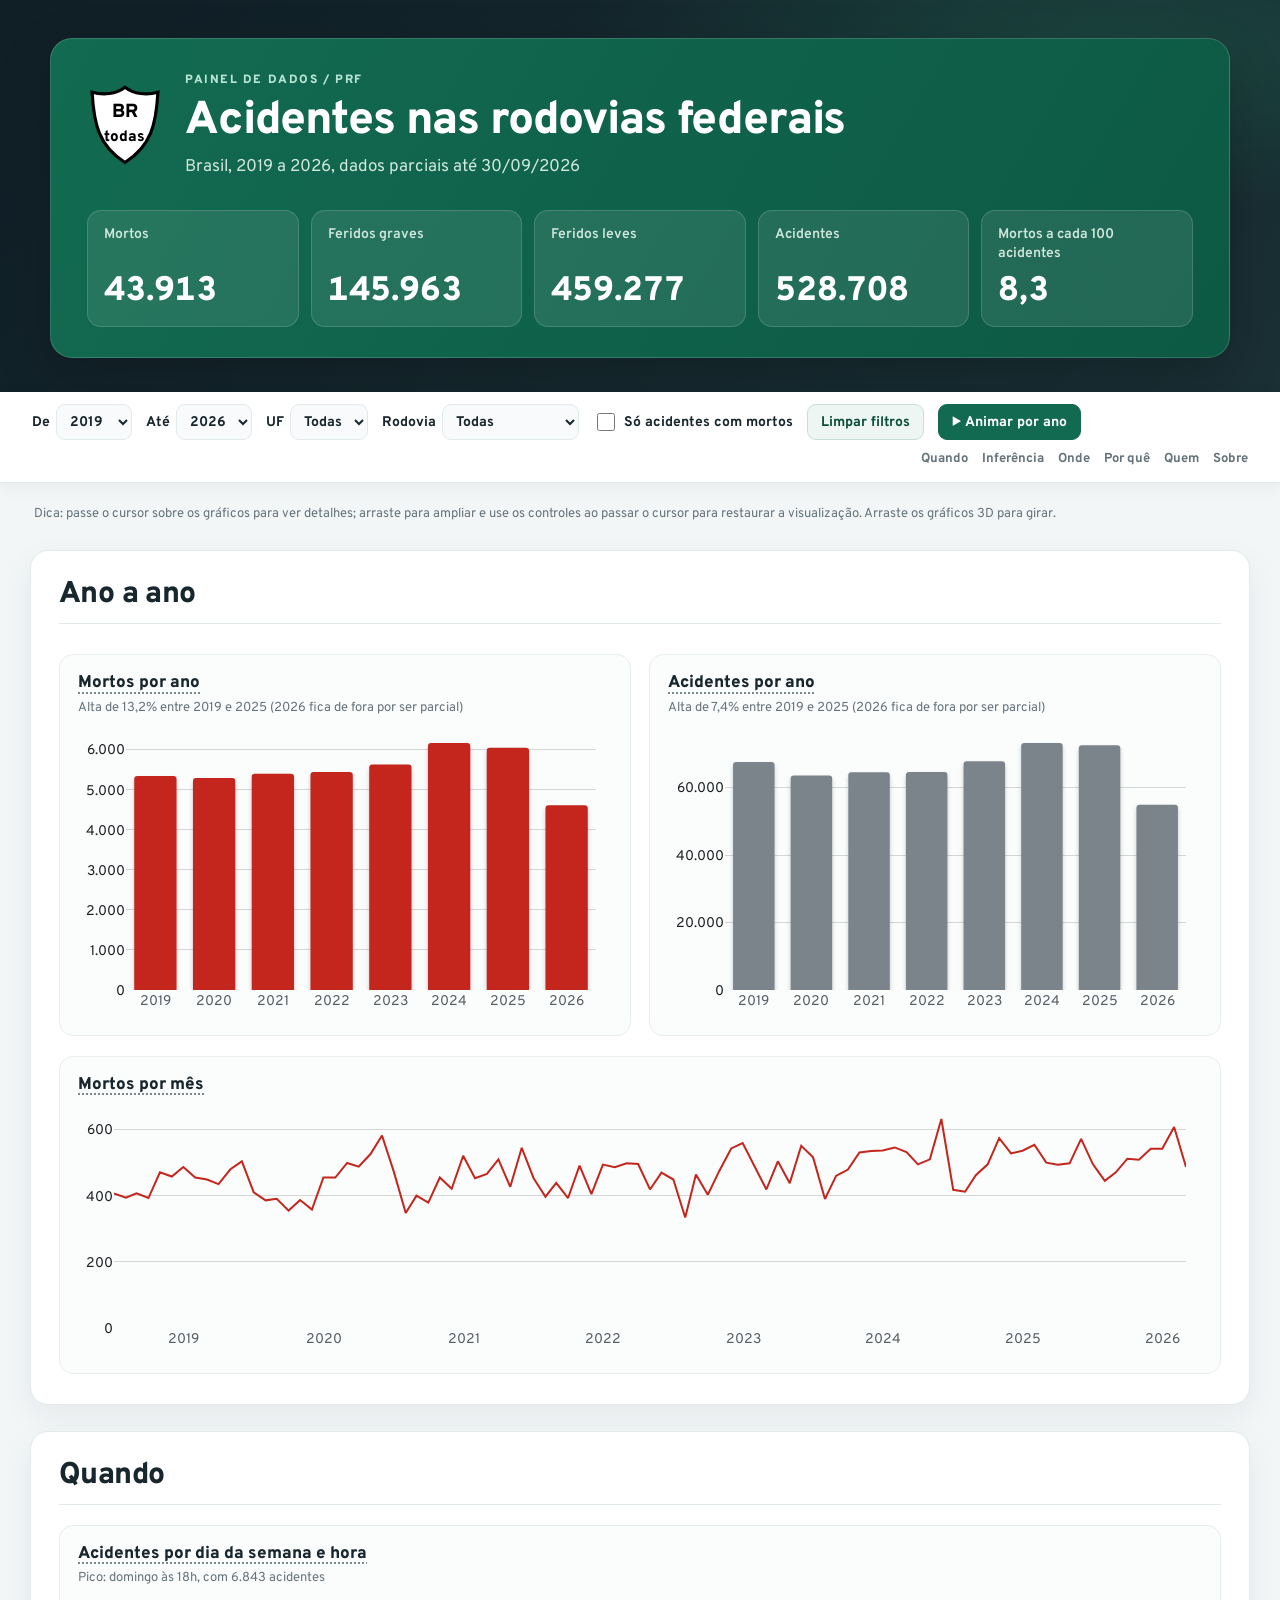
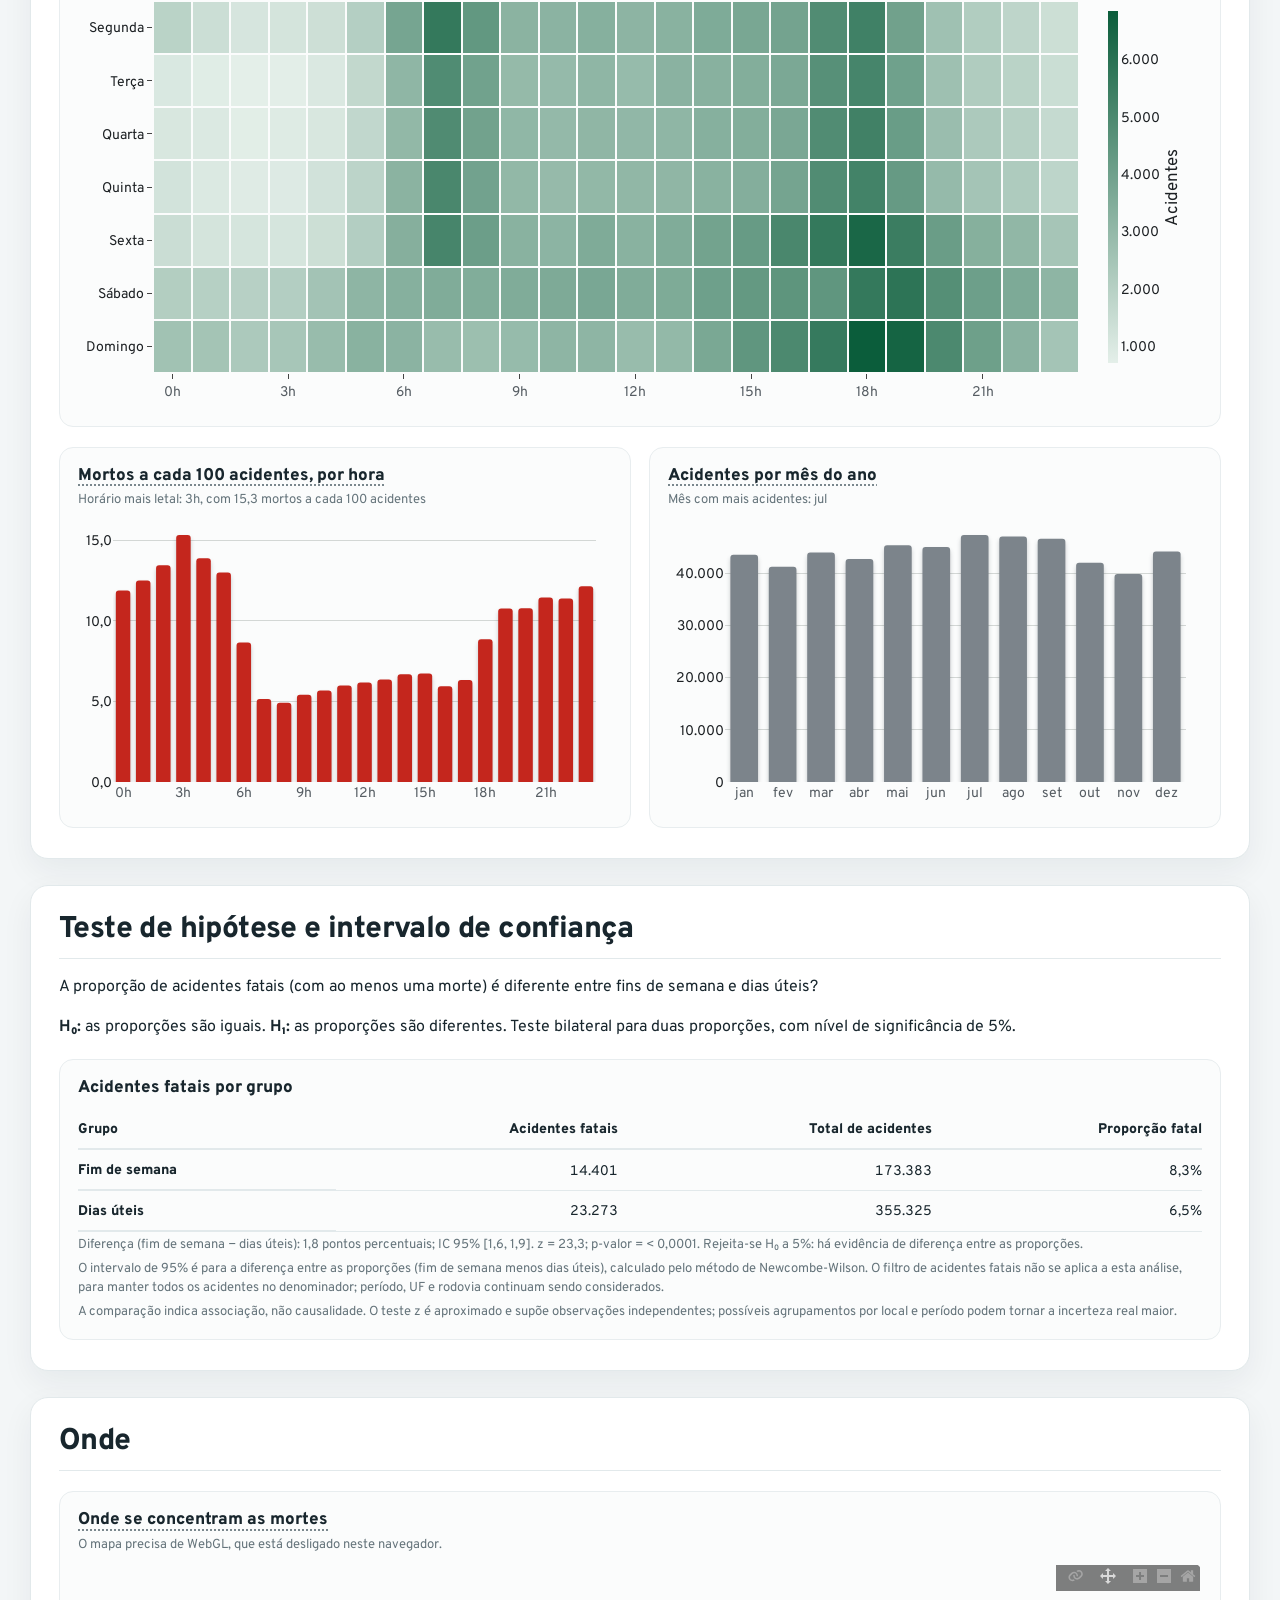
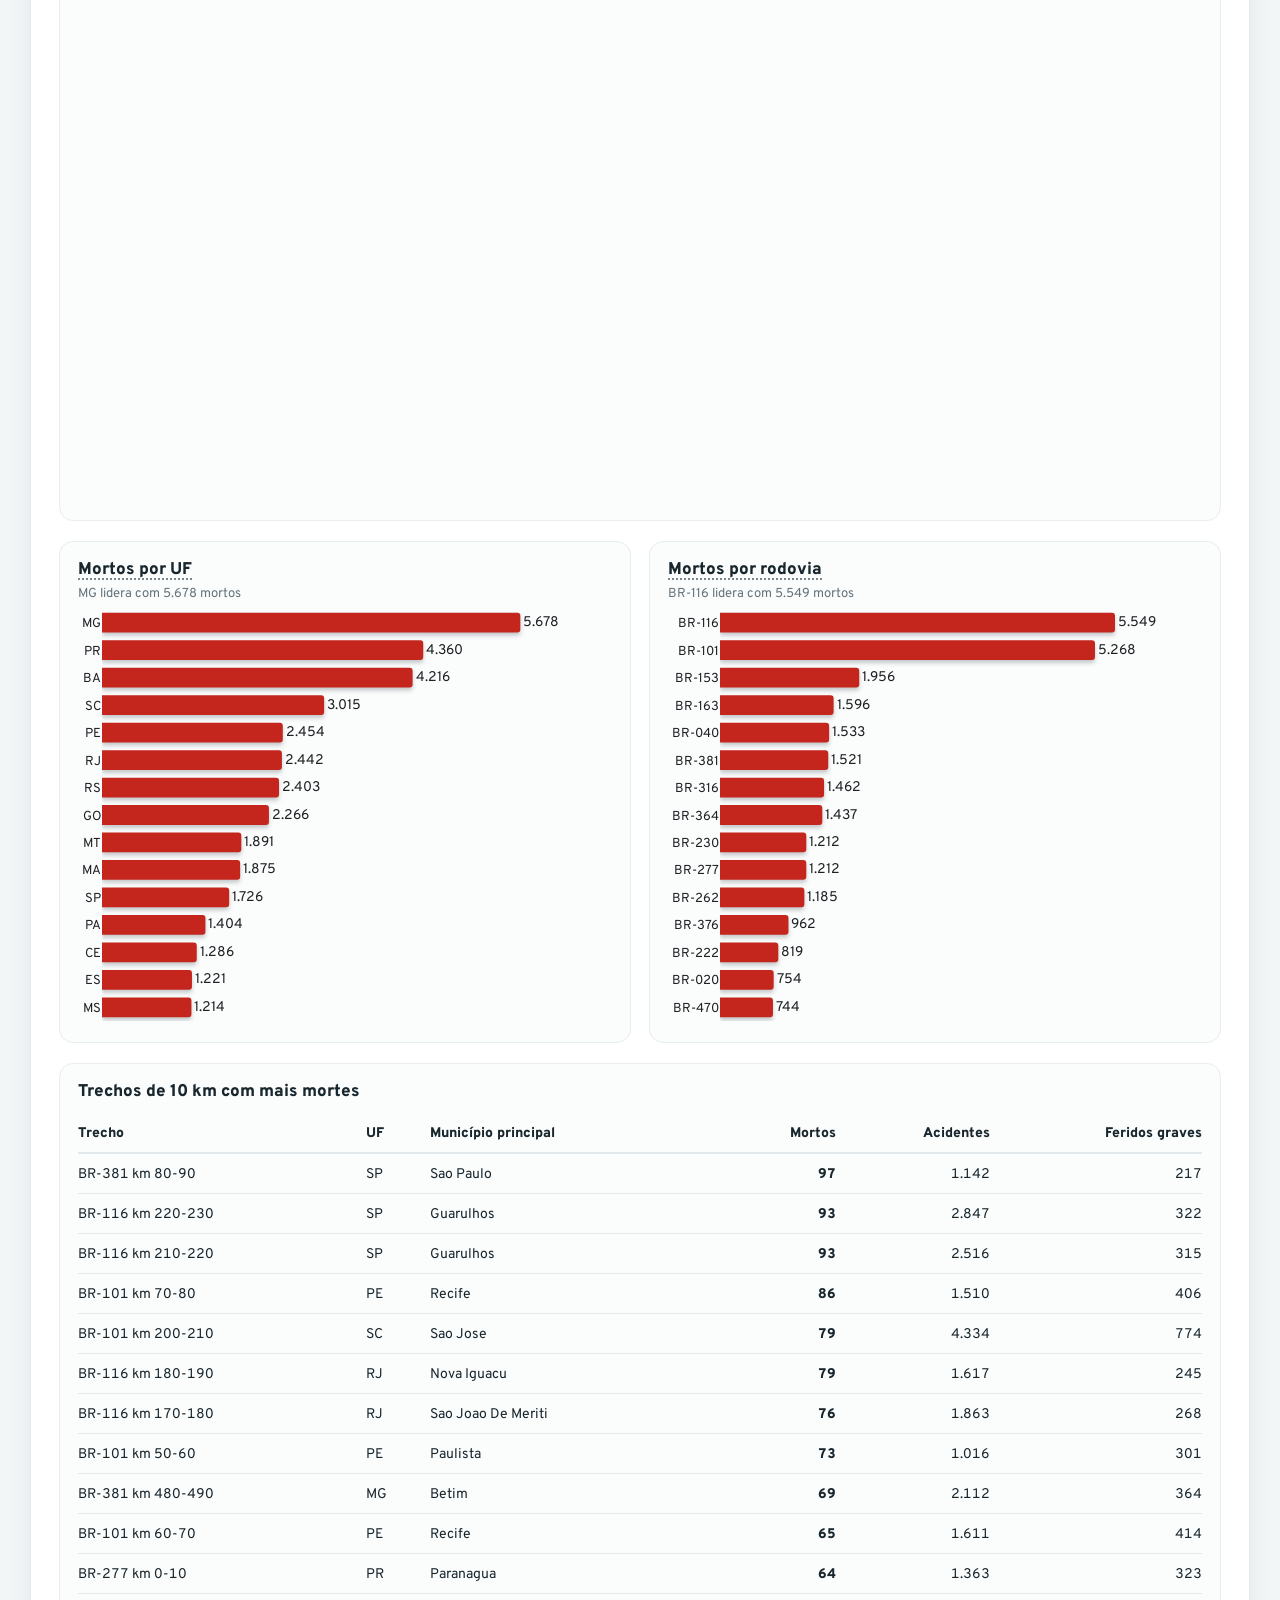
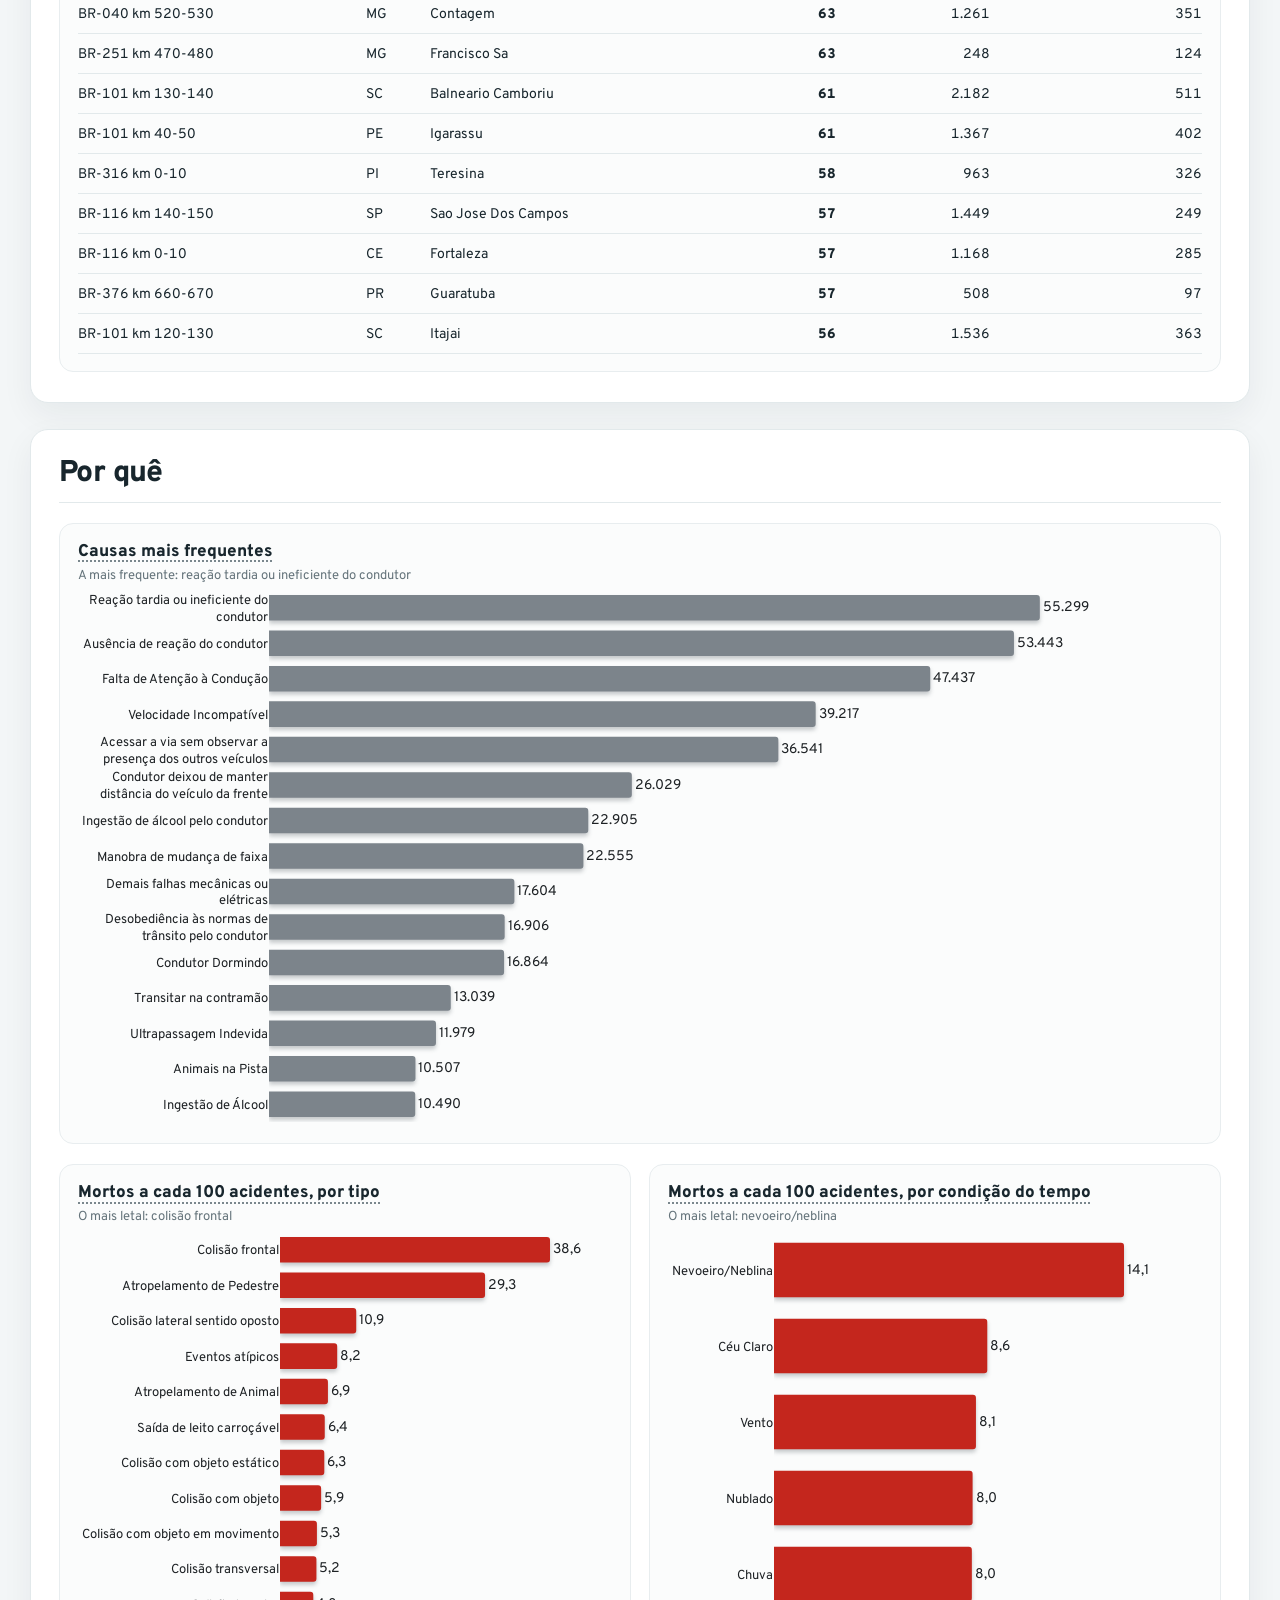
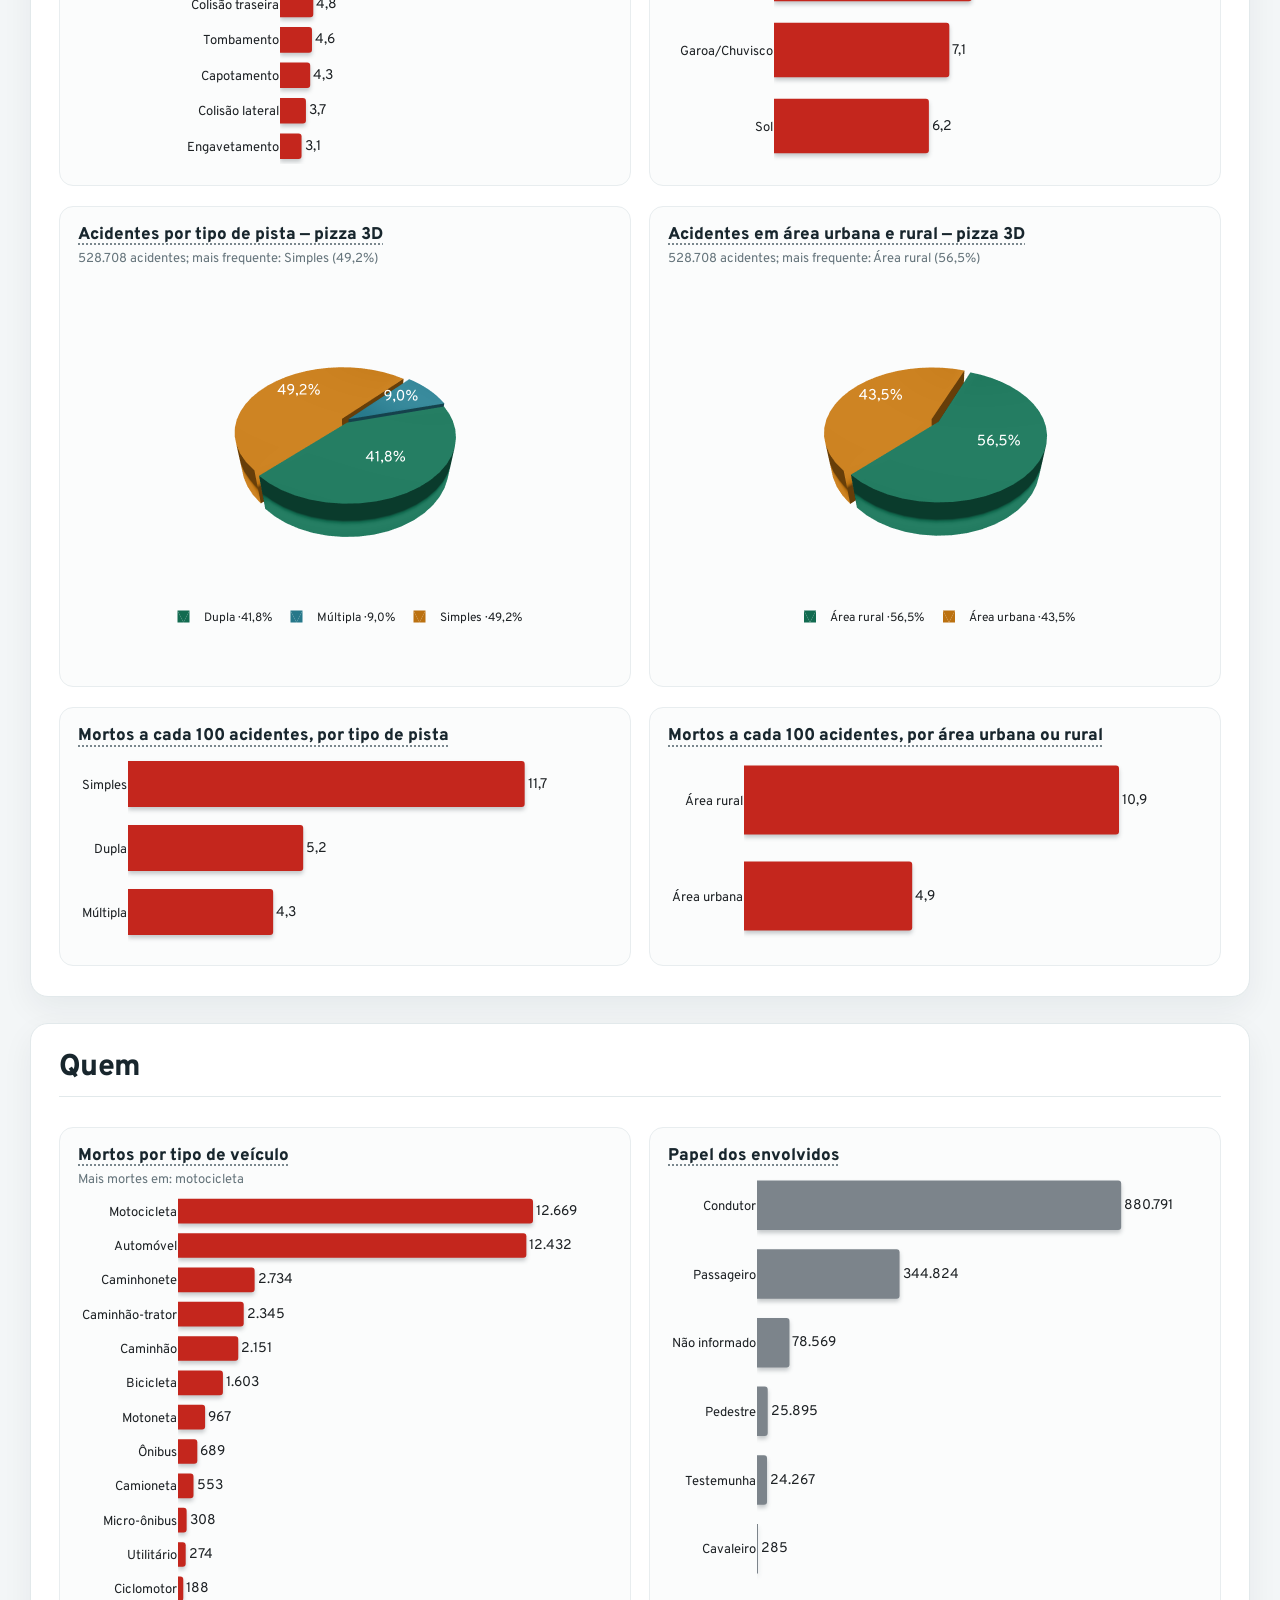
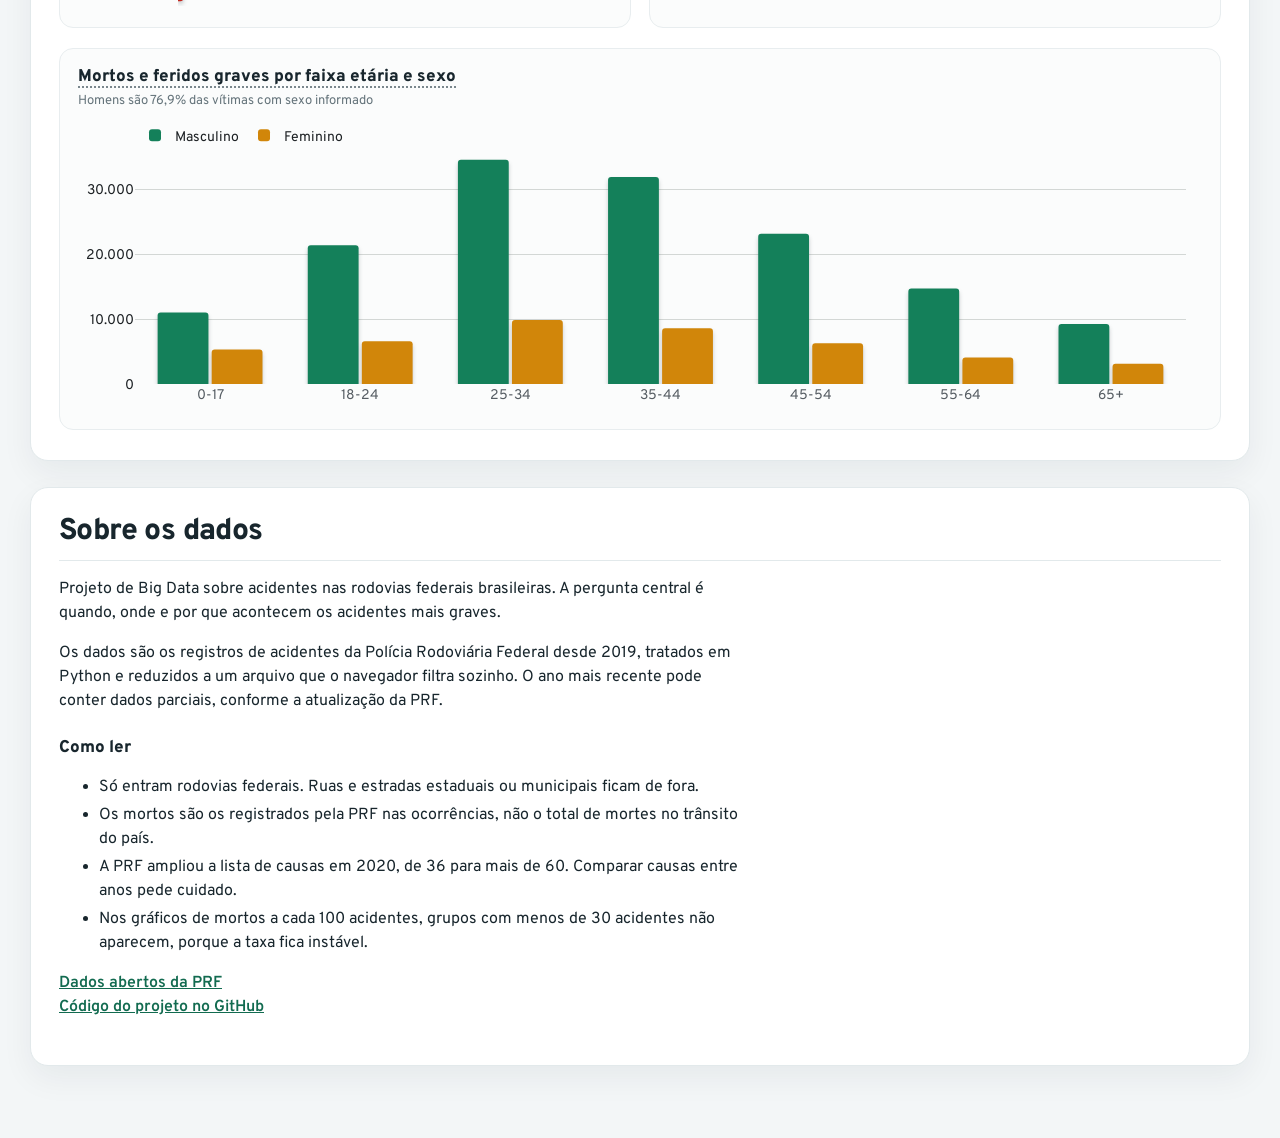
<file: index.html>
<!doctype html>
<html lang="pt-BR">
<head>
<meta charset="utf-8">
<meta name="viewport" content="width=device-width, initial-scale=1">
<title>Acidentes nas rodovias federais</title>
<meta name="description" content="Painel interativo dos acidentes nas rodovias federais brasileiras, com dados abertos da PRF de 2019 em diante.">
<link rel="icon" href="data:image/svg+xml,%3Csvg xmlns='http://www.w3.org/2000/svg' viewBox='0 0 64 64'%3E%3Cpath d='M32 3C24 9 14 10 6 8c2 26 6 42 26 53C52 50 56 34 58 8c-8 2-18 1-26-5z' fill='%23fff' stroke='%23000' stroke-width='4'/%3E%3C/svg%3E">
<link rel="preconnect" href="https://fonts.googleapis.com">
<link rel="preconnect" href="https://fonts.gstatic.com" crossorigin>
<link href="https://fonts.googleapis.com/css2?family=Overpass:wght@400;600;800&display=swap" rel="stylesheet">
<link rel="stylesheet" href="assets/estilo.css">
</head>
<body>

<header class="placa-area">
  <div class="placa">
    <div class="placa-topo">
      <svg class="escudo" viewBox="0 0 120 130" role="img" aria-labelledby="escudo-rotulo">
        <title id="escudo-rotulo">Escudo de rodovia federal</title>
        <path d="M60 5C46 16 26 18 8 13c3 50 10 84 52 111 42-27 49-61 52-111-18 5-38 3-52-8z" fill="#fff" stroke="#000" stroke-width="5"/>
        <text x="60" y="52" text-anchor="middle" font-size="30" font-weight="800">BR</text>
        <text id="escudo-numero" x="60" y="90" text-anchor="middle" font-size="24" font-weight="800">todas</text>
      </svg>
      <div>
        <h1>Acidentes nas rodovias federais</h1>
        <p id="escopo" class="escopo">Carregando os dados…</p>
      </div>
    </div>
    <dl class="destinos">
      <div class="destino destino-principal"><dt>Mortos</dt><dd id="kpi-mortos">…</dd></div>
      <div class="destino"><dt>Feridos graves</dt><dd id="kpi-graves">…</dd></div>
      <div class="destino"><dt>Feridos leves</dt><dd id="kpi-leves">…</dd></div>
      <div class="destino"><dt>Acidentes</dt><dd id="kpi-acidentes">…</dd></div>
      <div class="destino"><dt>Mortos a cada 100 acidentes</dt><dd id="kpi-letalidade">…</dd></div>
    </dl>
  </div>
</header>

<form class="filtros" id="filtros" aria-label="Filtros">
  <label>De <select id="f-de"></select></label>
  <label>Até <select id="f-ate"></select></label>
  <label>UF <select id="f-uf"></select></label>
  <label>Rodovia <select id="f-br"></select></label>
  <label class="caixa"><input type="checkbox" id="f-fatais"> Só acidentes com mortos</label>
  <button type="button" id="limpar">Limpar filtros</button>
  <button type="button" id="animar-anos" class="botao-animacao" aria-pressed="false">▶ Animar por ano</button>
  <span id="estado-animacao" class="estado-animacao" aria-live="polite"></span>
  <nav class="atalhos" aria-label="Seções">
    <a href="#quando">Quando</a><a href="#inferencia">Inferência</a><a href="#onde">Onde</a><a href="#porque">Por quê</a><a href="#quem">Quem</a><a href="#sobre">Sobre</a>
  </nav>
</form>

<main>
  <p id="aviso" class="aviso" hidden></p>
  <p class="nota dica-interacao">Dica: passe o cursor sobre os gráficos para ver detalhes; arraste para ampliar e use os controles ao passar o cursor para restaurar a visualização. Arraste os gráficos 3D para girar.</p>

  <div id="paineis">
    <section id="geral" aria-labelledby="t-geral">
      <h2 id="t-geral">Ano a ano</h2>
      <div class="grade duas">
        <figure><h3>Mortos por ano</h3><p class="nota" id="n-anos"></p><div class="grafico" id="g-mortos-ano"></div></figure>
        <figure><h3>Acidentes por ano</h3><p class="nota" id="n-acidentes-ano"></p><div class="grafico" id="g-acidentes-ano"></div></figure>
      </div>
      <figure><h3>Mortos por mês</h3><div class="grafico baixo" id="g-mensal"></div></figure>
    </section>

    <section id="quando" aria-labelledby="t-quando">
      <h2 id="t-quando">Quando</h2>
      <figure><h3>Acidentes por dia da semana e hora</h3><p class="nota" id="n-calor"></p><div class="grafico alto" id="g-calor"></div></figure>
      <div class="grade duas">
        <figure><h3>Mortos a cada 100 acidentes, por hora</h3><p class="nota" id="n-hora"></p><div class="grafico" id="g-hora"></div></figure>
        <figure><h3>Acidentes por mês do ano</h3><p class="nota" id="n-sazonal"></p><div class="grafico" id="g-sazonal"></div></figure>
      </div>
    </section>

    <section id="inferencia" aria-labelledby="t-inferencia">
      <h2 id="t-inferencia">Teste de hipótese e intervalo de confiança</h2>
      <p>A proporção de acidentes fatais (com ao menos uma morte) é diferente entre fins de semana e dias úteis?</p>
      <p><strong>H₀:</strong> as proporções são iguais. <strong>H₁:</strong> as proporções são diferentes. Teste bilateral para duas proporções, com nível de significância de 5%.</p>
      <figure>
        <h3>Acidentes fatais por grupo</h3>
        <div class="rolagem">
          <table>
            <thead><tr><th>Grupo</th><th class="num">Acidentes fatais</th><th class="num">Total de acidentes</th><th class="num">Proporção fatal</th></tr></thead>
            <tbody>
              <tr><th scope="row">Fim de semana</th><td id="n-fatais-fds" class="num">—</td><td id="n-total-fds" class="num">—</td><td id="p-fds" class="num">—</td></tr>
              <tr><th scope="row">Dias úteis</th><td id="n-fatais-uteis" class="num">—</td><td id="n-total-uteis" class="num">—</td><td id="p-uteis" class="num">—</td></tr>
            </tbody>
          </table>
        </div>
        <p class="nota" id="n-inferencia"></p>
        <p class="nota">O intervalo de 95% é para a diferença entre as proporções (fim de semana menos dias úteis), calculado pelo método de Newcombe-Wilson. O filtro de acidentes fatais não se aplica a esta análise, para manter todos os acidentes no denominador; período, UF e rodovia continuam sendo considerados.</p>
        <p class="nota">A comparação indica associação, não causalidade. O teste z é aproximado e supõe observações independentes; possíveis agrupamentos por local e período podem tornar a incerteza real maior.</p>
      </figure>
    </section>

    <section id="onde" aria-labelledby="t-onde">
      <h2 id="t-onde">Onde</h2>
      <figure><h3>Onde se concentram as mortes</h3><p class="nota" id="n-mapa"></p><div class="grafico mapa" id="g-mapa"></div></figure>
      <div class="grade duas">
        <figure><h3>Mortos por UF</h3><p class="nota" id="n-uf"></p><div class="grafico alto" id="g-uf"></div></figure>
        <figure><h3>Mortos por rodovia</h3><p class="nota" id="n-br"></p><div class="grafico alto" id="g-br"></div></figure>
      </div>
      <figure>
        <h3>Trechos de 10 km com mais mortes</h3>
        <div class="rolagem">
          <table id="t-trechos">
            <thead><tr><th>Trecho</th><th>UF</th><th>Município principal</th><th class="num">Mortos</th><th class="num">Acidentes</th><th class="num">Feridos graves</th></tr></thead>
            <tbody></tbody>
          </table>
        </div>
      </figure>
    </section>

    <section id="porque" aria-labelledby="t-porque">
      <h2 id="t-porque">Por quê</h2>
      <figure><h3>Causas mais frequentes</h3><p class="nota" id="n-causa"></p><div class="grafico muito-alto" id="g-causa"></div></figure>
      <div class="grade duas">
        <figure><h3>Mortos a cada 100 acidentes, por tipo</h3><p class="nota" id="n-tipo"></p><div class="grafico muito-alto" id="g-tipo"></div></figure>
        <figure><h3>Mortos a cada 100 acidentes, por condição do tempo</h3><p class="nota" id="n-clima"></p><div class="grafico muito-alto" id="g-clima"></div></figure>
      </div>
      <div class="grade duas">
        <figure><h3>Acidentes por tipo de pista — pizza 3D</h3><p class="nota" id="n-pista-distribuicao"></p><div class="grafico tridimensional pizza-3d" id="g-pista-distribuicao"></div></figure>
        <figure><h3>Acidentes em área urbana e rural — pizza 3D</h3><p class="nota" id="n-solo-distribuicao"></p><div class="grafico tridimensional pizza-3d" id="g-solo-distribuicao"></div></figure>
      </div>
      <div class="grade duas">
        <figure><h3>Mortos a cada 100 acidentes, por tipo de pista</h3><div class="grafico curto" id="g-pista"></div></figure>
        <figure><h3>Mortos a cada 100 acidentes, por área urbana ou rural</h3><div class="grafico curto" id="g-solo"></div></figure>
      </div>
    </section>

    <section id="quem" aria-labelledby="t-quem">
      <h2 id="t-quem">Quem</h2>
      <div class="grade duas">
        <figure><h3>Mortos por tipo de veículo</h3><p class="nota" id="n-veiculo"></p><div class="grafico alto" id="g-veiculo"></div></figure>
        <figure><h3>Papel dos envolvidos</h3><div class="grafico alto" id="g-papel"></div></figure>
      </div>
      <figure><h3>Mortos e feridos graves por faixa etária e sexo</h3><p class="nota" id="n-vitimas"></p><div class="grafico" id="g-vitimas"></div></figure>
    </section>

    <section id="sobre" aria-labelledby="t-sobre" class="sobre">
      <h2 id="t-sobre">Sobre os dados</h2>
      <p>Projeto de Big Data sobre acidentes nas rodovias federais brasileiras. A pergunta central é quando, onde e por que acontecem os acidentes mais graves.</p>
      <p>Os dados são os registros de acidentes da Polícia Rodoviária Federal desde 2019, tratados em Python e reduzidos a um arquivo que o navegador filtra sozinho. O ano mais recente pode conter dados parciais, conforme a atualização da PRF.</p>
      <h3>Como ler</h3>
      <ul>
        <li>Só entram rodovias federais. Ruas e estradas estaduais ou municipais ficam de fora.</li>
        <li>Os mortos são os registrados pela PRF nas ocorrências, não o total de mortes no trânsito do país.</li>
        <li>A PRF ampliou a lista de causas em 2020, de 36 para mais de 60. Comparar causas entre anos pede cuidado.</li>
        <li>Nos gráficos de mortos a cada 100 acidentes, grupos com menos de 30 acidentes não aparecem, porque a taxa fica instável.</li>
      </ul>
      <p><a href="https://www.gov.br/prf/pt-br/acesso-a-informacao/dados-abertos/dados-abertos-da-prf">Dados abertos da PRF</a><br><a href="https://github.com/ViniciusKLima/bigdata">Código do projeto no GitHub</a></p>
    </section>
  </div>
</main>

<script defer src="assets/app.js"></script>
</body>
</html>
</file>
<file: assets/estilo.css>
:root {
  --placa: #126b50;
  --placa-escura: #0b4e3b;
  --branco: #fff;
  --amarelo: #f2b705;
  --asfalto: #14232b;
  --pagina: #f3f6f7;
  --tinta: #18262d;
  --tinta-suave: #65747b;
  --linha: #e2e9eb;
  --sangue: #c4261d;
  --sombra: 0 12px 32px rgba(24, 38, 45, .06);
  color-scheme: light;
}

* { box-sizing: border-box; }

html { scroll-behavior: smooth; scroll-padding-top: 104px; }

body {
  margin: 0;
  background: var(--pagina);
  color: var(--tinta);
  font-family: Overpass, "Helvetica Neue", Arial, sans-serif;
  font-size: 16px;
  line-height: 1.5;
}

/* Cabeçalho e resumo */
.placa-area {
  position: relative;
  overflow: hidden;
  padding: 38px 20px 34px;
  background:
    radial-gradient(ellipse at 86% 12%, rgba(35, 136, 99, .28), transparent 34%),
    linear-gradient(135deg, #101e26, #1a3035);
}

.placa {
  max-width: 1180px;
  margin: 0 auto;
  padding: 32px 36px 30px;
  background: linear-gradient(120deg, #126b50, #0d5944);
  color: var(--branco);
  border: 1px solid rgba(255, 255, 255, .16);
  border-radius: 22px;
  box-shadow: 0 20px 55px rgba(0, 0, 0, .2);
}

.placa-topo { display: flex; gap: 22px; align-items: center; }

.escudo { flex: 0 0 auto; width: 76px; height: auto; font-family: Overpass, Arial, sans-serif; }

.escudo text { fill: #000; }

.placa-topo > div::before {
  display: block;
  margin-bottom: 8px;
  color: #b7e5d4;
  content: "PAINEL DE DADOS  /  PRF";
  font-size: 12px;
  font-weight: 800;
  letter-spacing: .13em;
}

h1 {
  margin: 0;
  font-size: clamp(30px, 4vw, 46px);
  font-weight: 800;
  line-height: 1.08;
  letter-spacing: -.025em;
}

.escopo { margin: 8px 0 0; color: #d0e7dc; font-size: 17px; }

.destinos {
  display: grid;
  grid-template-columns: repeat(5, minmax(0, 1fr));
  gap: 12px;
  margin: 30px 0 0;
}

.destino {
  min-width: 0;
  padding: 15px 16px;
  border: 1px solid rgba(255, 255, 255, .15);
  border-radius: 14px;
  background: rgba(255, 255, 255, .09);
  font-size: 14px;
  font-weight: 600;
}

.destino dt, .destino dd { margin: 0; }

.destino dt { min-height: 2.8em; color: #d0e7dc; line-height: 1.35; }

.destino dd {
  margin-top: 7px;
  font-size: clamp(24px, 2.7vw, 34px);
  font-weight: 800;
  line-height: 1.15;
  font-variant-numeric: tabular-nums;
}

/* Filtros e navegação */
.filtros {
  position: sticky;
  top: 0;
  z-index: 10;
  display: flex;
  flex-wrap: wrap;
  gap: 10px 14px;
  align-items: center;
  padding: 12px max(20px, calc((100vw - 1216px) / 2));
  border-bottom: 1px solid var(--linha);
  background: rgba(255, 255, 255, .96);
  color: var(--tinta);
  box-shadow: 0 4px 16px rgba(24, 38, 45, .05);
  font-size: 14px;
  font-weight: 700;
  backdrop-filter: blur(12px);
}

.filtros label { display: inline-flex; gap: 6px; align-items: center; }

.filtros select {
  min-height: 36px;
  padding: 4px 9px;
  border: 1px solid var(--linha);
  border-radius: 9px;
  background: #f8fafb;
  color: var(--tinta);
  font: inherit;
}

.filtros input { width: 18px; height: 18px; accent-color: var(--amarelo); }

.filtros button {
  min-height: 36px;
  padding: 4px 13px;
  border: 1px solid #c9ded6;
  border-radius: 9px;
  background: #edf6f2;
  color: var(--placa-escura);
  font: inherit;
  cursor: pointer;
  transition: background .18s ease, border-color .18s ease;
}

.filtros button:hover { border-color: var(--placa); background: #e1f0e9; }

.filtros button.botao-animacao {
  border-color: var(--placa);
  background: var(--placa);
  color: var(--branco);
}

.filtros button.botao-animacao:hover { border-color: var(--placa-escura); background: var(--placa-escura); }

.estado-animacao { color: var(--placa-escura); font-size: 13px; font-weight: 700; }

.atalhos { display: flex; gap: 14px; margin-left: auto; }

.atalhos a {
  color: var(--tinta-suave);
  font-size: 13px;
  text-decoration: none;
  text-underline-offset: 4px;
}

.atalhos a:hover { color: var(--placa); text-decoration: underline; }

:focus-visible { outline: 3px solid #e4a900; outline-offset: 3px; }

/* Conteúdo */
main { max-width: 1260px; margin: 0 auto; padding: 18px 20px 72px; }

section {
  margin-top: 26px;
  padding: 26px 28px 30px;
  border: 1px solid var(--linha);
  border-radius: 18px;
  background: var(--branco);
  box-shadow: var(--sombra);
  scroll-margin-top: 106px;
}

h2 {
  margin: 0 0 10px;
  padding-bottom: 10px;
  border-bottom: 1px solid var(--linha);
  font-size: clamp(25px, 3vw, 30px);
  font-weight: 800;
  line-height: 1.2;
  letter-spacing: -.02em;
}

h3 { margin: 0; font-size: 17px; font-weight: 800; line-height: 1.3; }

h3.titulo-grafico {
  width: fit-content;
  cursor: pointer;
  text-decoration: underline dotted var(--tinta-suave);
  text-underline-offset: 5px;
}

h3.titulo-grafico:focus-visible { outline: 3px solid var(--placa); outline-offset: 4px; }

figure {
  min-width: 0;
  margin: 20px 0 0;
  padding: 17px 18px;
  border: 1px solid #e8edef;
  border-radius: 14px;
  background: #fbfcfc;
}

.nota { min-height: 1.5em; margin: 4px 0 0; color: var(--tinta-suave); font-size: 13px; }

.dica-interacao { margin: 4px 4px 16px; }

.grade.duas { display: grid; grid-template-columns: repeat(2, minmax(0, 1fr)); gap: 0 18px; }

.grafico { width: 100%; height: 300px; }
.grafico.curto { height: 200px; }
.grafico.baixo { height: 260px; }
.grafico.alto { height: 420px; }
.grafico.muito-alto { height: 540px; }
.grafico.mapa { height: 540px; margin-top: 8px; border-radius: 10px; overflow: hidden; }
.grafico.tridimensional { height: 480px; }
.grafico.pizza-3d { height: 400px; }

.grafico .barlayer path,
.grafico .pielayer .slice path {
  filter: drop-shadow(0 3px 2px rgba(20, 35, 43, .24));
  transition: filter .2s ease;
}

.grafico .svg-container,
.grafico .gl-container {
  animation: grafico-entrada .75s cubic-bezier(.2, .75, .3, 1) both;
}

.grafico .barlayer path:hover,
.grafico .pielayer .slice path:hover {
  filter: drop-shadow(0 5px 4px rgba(20, 35, 43, .32)) brightness(1.04);
}

@keyframes grafico-entrada {
  from { opacity: .35; transform: scale(.94); }
  to { opacity: 1; transform: scale(1); }
}

figure.grafico-ampliado {
  position: fixed;
  inset: 0;
  z-index: 20;
  overflow: auto;
  margin: 0;
  padding: 24px clamp(16px, 4vw, 56px);
  background: var(--pagina);
  border: 0;
  border-radius: 0;
}

figure.grafico-ampliado .grafico {
  width: 100%;
  height: calc(100vh - 100px);
  height: calc(100dvh - 100px);
  min-height: 300px;
}

body.grafico-em-destaque { overflow: hidden; }

.rolagem { overflow-x: auto; margin-top: 10px; }

table { width: 100%; border-collapse: collapse; font-size: 14px; font-variant-numeric: tabular-nums; }

th {
  text-align: left;
  font-weight: 800;
  border-bottom: 2px solid var(--linha);
  white-space: nowrap;
}

th, td { padding: 10px 12px 8px 0; }

td { border-bottom: 1px solid var(--linha); }

.num { text-align: right; padding-right: 0; padding-left: 12px; }

td.mortos { font-weight: 800; }

.aviso {
  margin: 20px 0 0;
  padding: 14px 18px;
  border: 1px solid #ead18a;
  background: #fff8df;
  color: #57440a;
  border-radius: 12px;
  font-weight: 700;
}

.sobre p, .sobre ul { max-width: 68ch; }

.sobre h3 { margin-top: 24px; }

.sobre a { color: var(--placa); font-weight: 600; }

.sobre li { margin-bottom: 4px; }

@media (max-width: 1000px) {
  .filtros { position: static; }
  .atalhos { margin-left: 0; }
  .destinos { grid-template-columns: repeat(3, minmax(0, 1fr)); }
  .destino dt { min-height: 0; }
}

@media (max-width: 720px) {
  html { scroll-padding-top: 16px; }
  .placa-area { padding: 22px 14px 24px; }
  .placa { padding: 24px 20px 20px; border-radius: 17px; }
  .placa-topo { gap: 14px; align-items: flex-start; }
  .escudo { width: 54px; }
  .placa-topo > div::before { font-size: 10px; }
  .escopo { font-size: 15px; }
  .destinos { grid-template-columns: repeat(2, minmax(0, 1fr)); gap: 9px; margin-top: 22px; }
  .destino { padding: 12px; }
  .destino dt { font-size: 12px; }
  .destino dd { font-size: 25px; }
  .filtros { padding: 12px 14px; gap: 10px; }
  .filtros label { justify-content: space-between; }
  .filtros label:not(.caixa) { flex: 1 1 calc(50% - 10px); }
  .filtros select { min-width: 0; max-width: 65%; }
  .atalhos { width: 100%; overflow-x: auto; gap: 18px; padding: 2px 0 4px; }
  .atalhos a { flex: 0 0 auto; }
  main { padding: 6px 12px 48px; }
  section { margin-top: 16px; padding: 20px 15px 22px; border-radius: 14px; }
  .grade.duas { grid-template-columns: minmax(0, 1fr); gap: 0; }
  figure { margin-top: 14px; padding: 14px 11px; }
  .grafico.mapa { height: 390px; }
  .grafico.alto { height: 360px; }
  .grafico.muito-alto { height: 440px; }
  .grafico.tridimensional { height: 390px; }
  .grafico.pizza-3d { height: 370px; }
  table { font-size: 13px; }
  th, td { padding-top: 8px; padding-bottom: 7px; }
}

@media (prefers-reduced-motion: reduce) {
  html { scroll-behavior: auto; }
  *, *::before, *::after { transition-duration: .01ms !important; }
  .grafico .svg-container, .grafico .gl-container { animation: none; }
}

@media (max-width: 520px) {
  body { font-size: 16px; }
  .placa-area { padding: 16px 12px 20px; }
  .placa { padding: 20px 18px 16px; }
  .placa-topo { gap: 14px; }
  .escudo { width: 72px; }
  .escopo { font-size: 16px; }
  .destino { font-size: 17px; }
  .destino-principal { font-size: 34px; }
}

@media (prefers-reduced-motion: reduce) {
  html { scroll-behavior: auto; }
}
</file>
